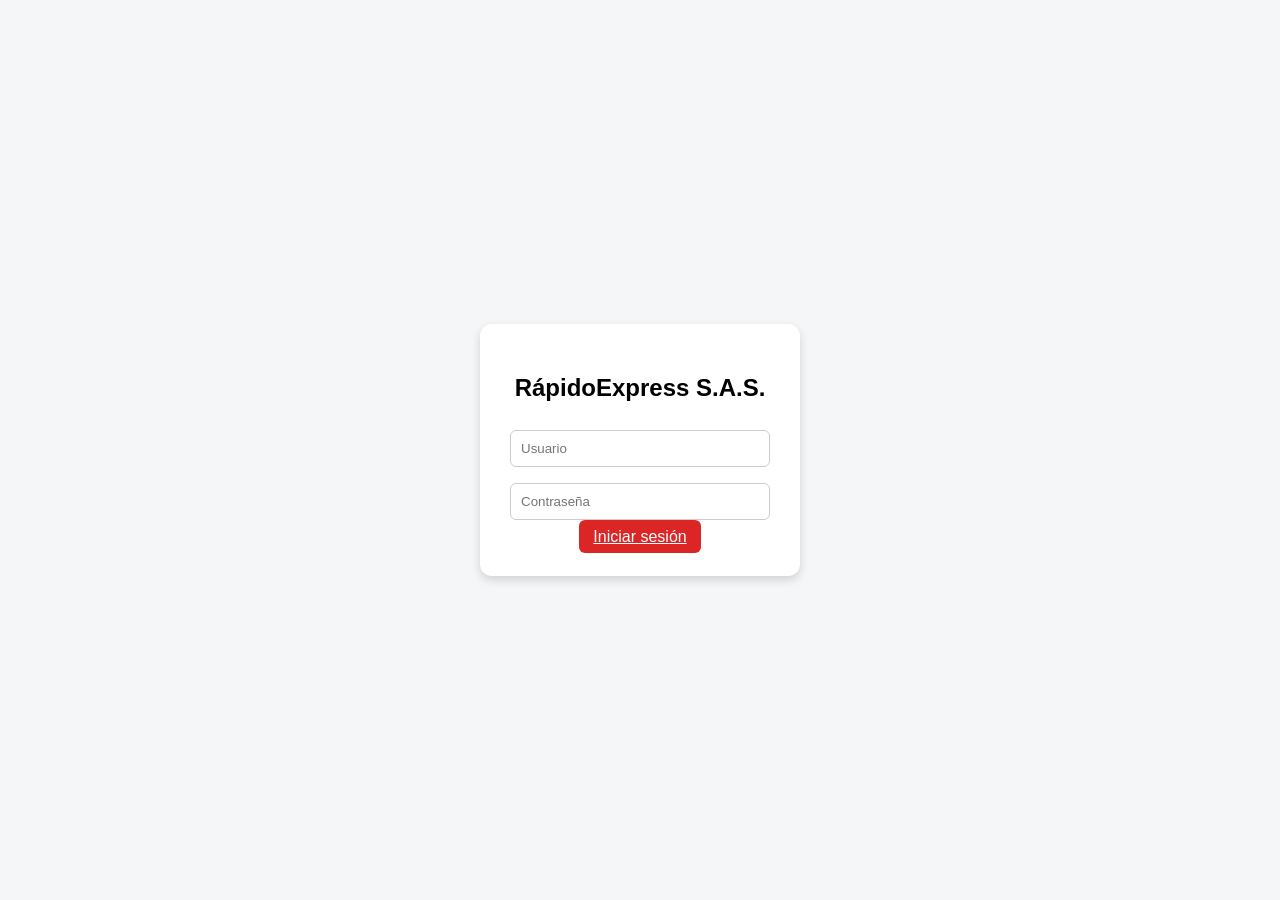
<file: Index.html>
<!DOCTYPE html>
<html lang="es">
<head>
<meta charset="UTF-8">
<title>RápidoExpress | Login</title>
<link rel="stylesheet" href="style.css">
</head>
<body>

<div class="login-container">
  <div class="login-box">
    <h2>RápidoExpress S.A.S.</h2>
    <input type="text" placeholder="Usuario">
    <input type="password" placeholder="Contraseña">
    <a href="dashboard.html" class="btn">Iniciar sesión</a>
  </div>
</div>

</body>
</html>
</file>
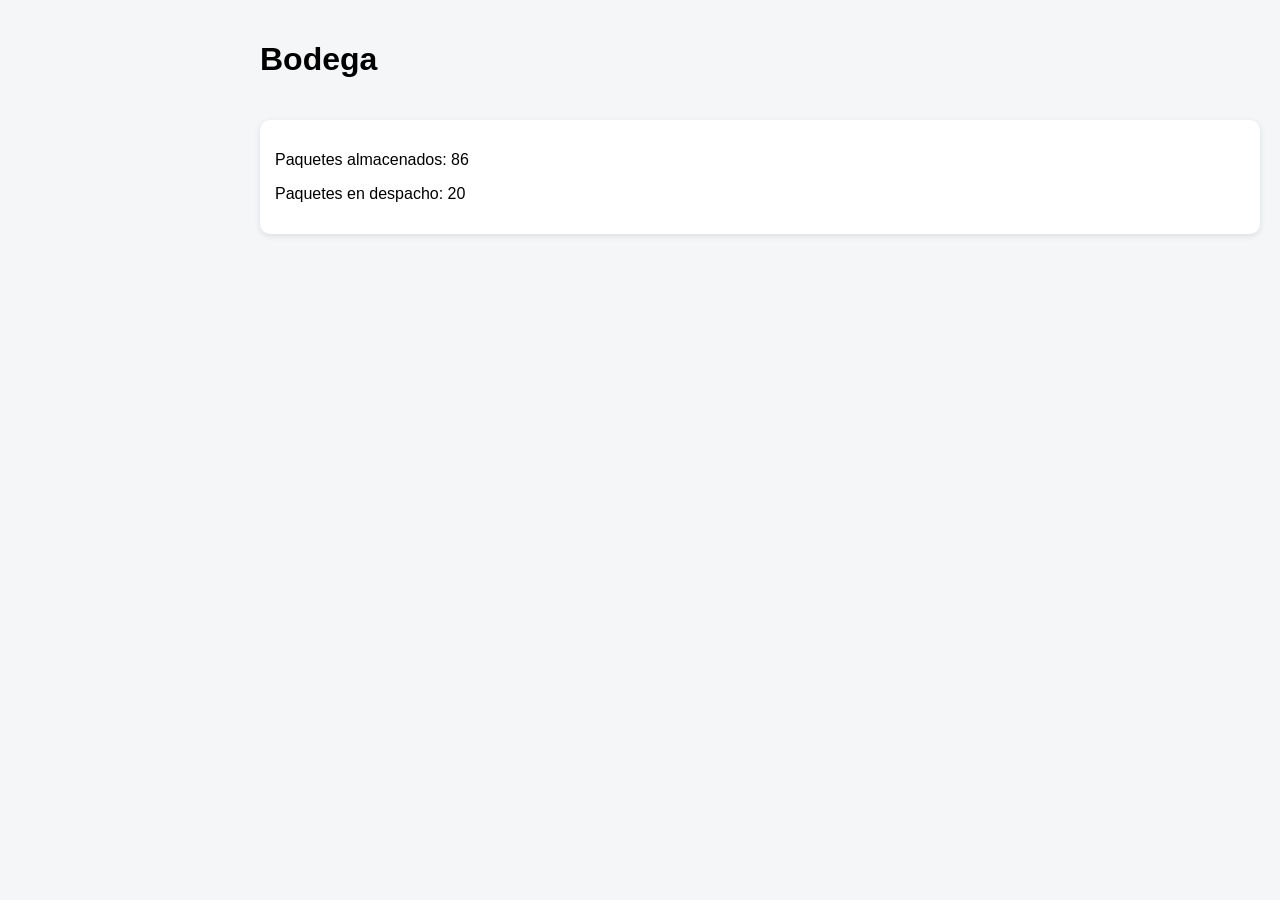
<file: bodega.html>
<!DOCTYPE html>
<html lang="es">
<head>
<meta charset="UTF-8">
<title>Bodega</title>
<link rel="stylesheet" href="style.css">
</head>
<body>

<div class="main">
  <h1>Bodega</h1>

  <div class="card">
    <p>Paquetes almacenados: 86</p>
    <p>Paquetes en despacho: 20</p>
  </div>
</div>

</body>
</html>
</file>
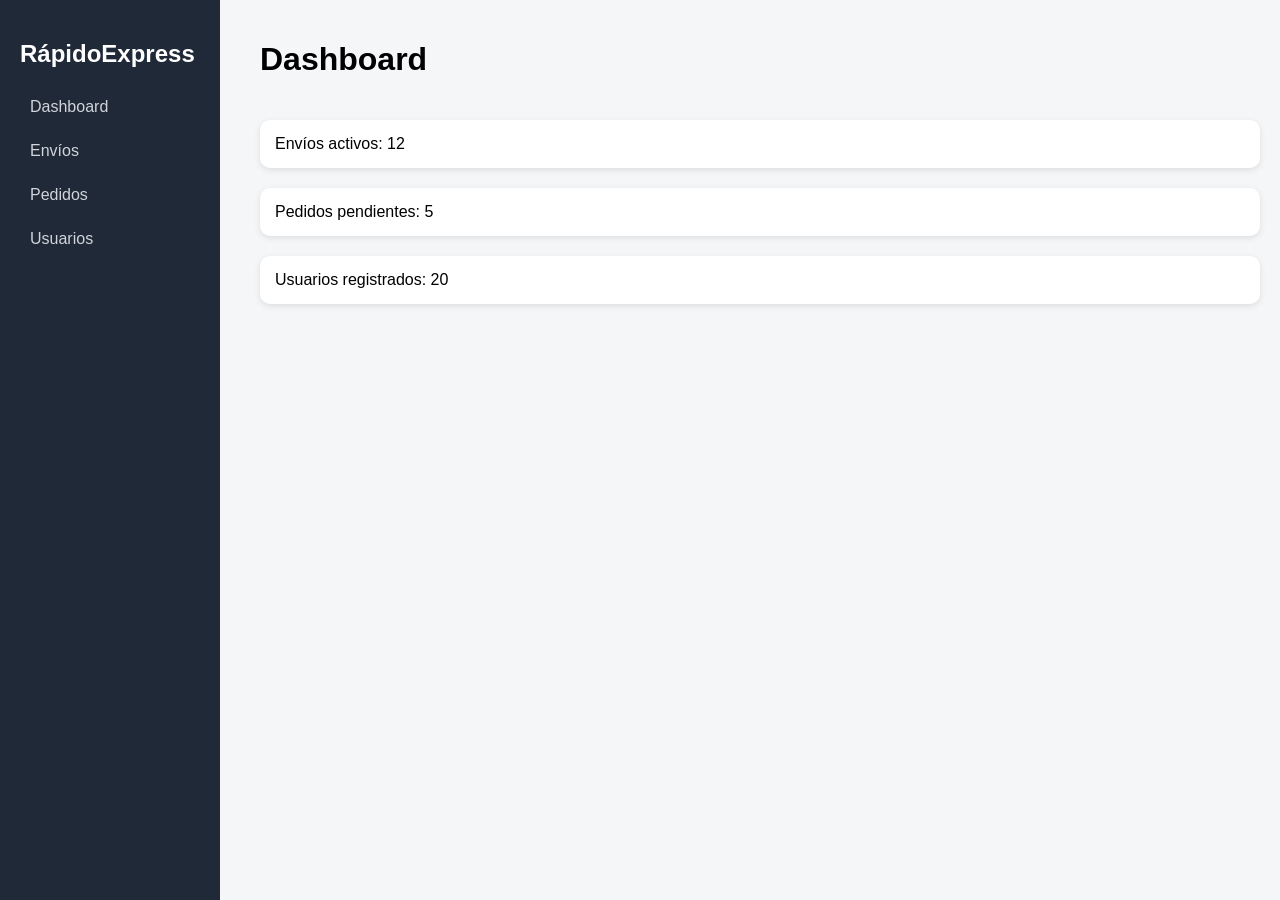
<file: Dashboard.html>
<!DOCTYPE html>
<html lang="es">
<head>
<meta charset="UTF-8">
<title>Dashboard | RápidoExpress</title>
<link rel="stylesheet" href="style.css">
</head>
<body>

<div class="sidebar">
  <h2>RápidoExpress</h2>
  <a href="dashboard.html">Dashboard</a>
  <a href="envios.html">Envíos</a>
  <a href="pedidos.html">Pedidos</a>
  <a href="usuarios.html">Usuarios</a>
</div>

<div class="main">
  <h1>Dashboard</h1>

  <div class="card">Envíos activos: 12</div>
  <div class="card">Pedidos pendientes: 5</div>
  <div class="card">Usuarios registrados: 20</div>
</div>

</body>
</html>
</file>
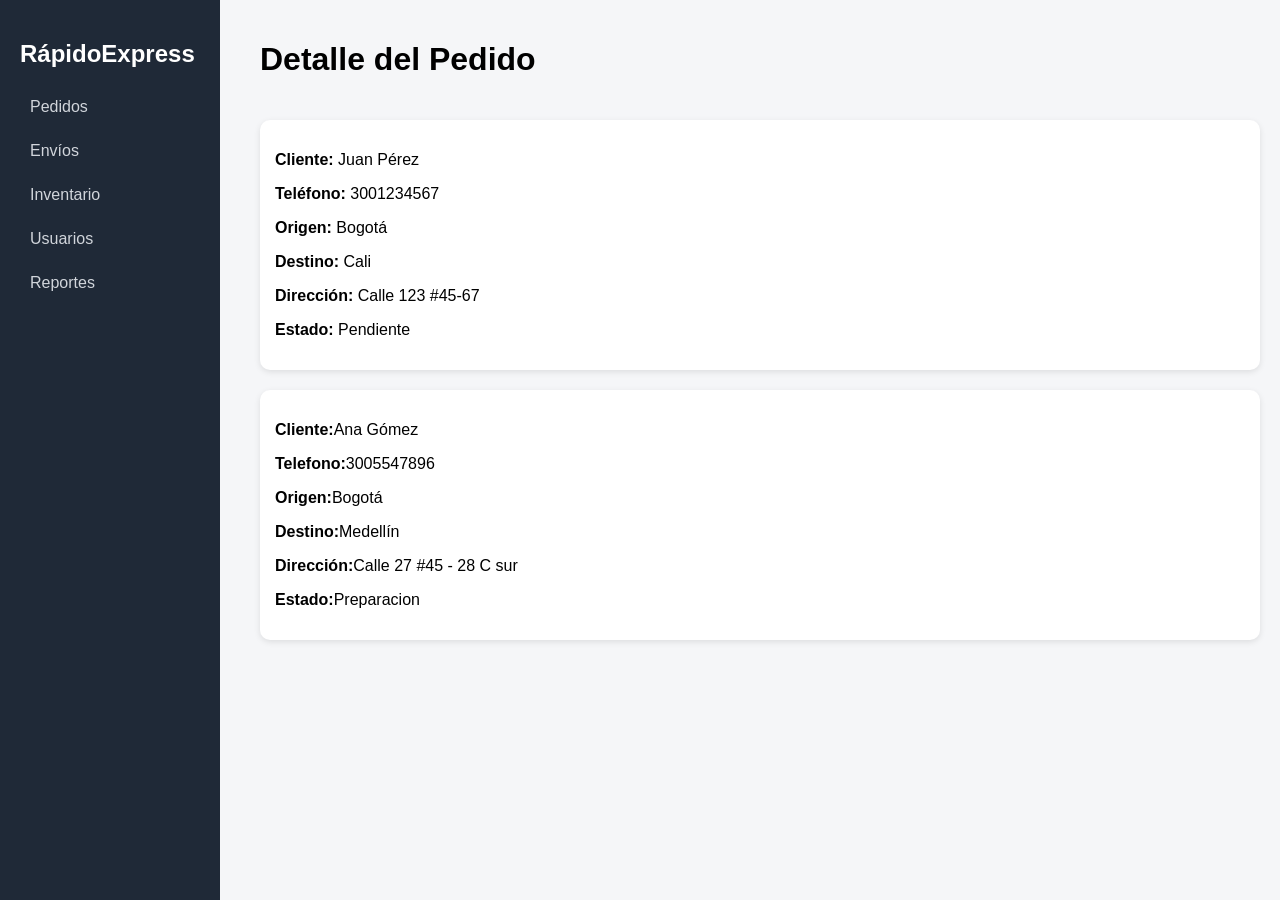
<file: detalle_pedido.html>
<!DOCTYPE html>
<html lang="es">
<head>
<meta charset="UTF-8">
<title>Detalle Pedido</title>
<link rel="stylesheet" href="style.css">
</head>
<body>

<div class="sidebar">
  <h2>RápidoExpress</h2>
  <a href="pedidos.html">Pedidos</a>
  <a href="envios.html">Envíos</a>
  <a href="inventario.html">Inventario</a>
  <a href="usuarios.html">Usuarios</a>
  <a href="reportes.html">Reportes</a>
</div>

<div class="main">
  <h1>Detalle del Pedido</h1>

  <div class="card">
    <p><strong>Cliente:</strong> Juan Pérez</p>
    <p><strong>Teléfono:</strong> 3001234567</p>
    <p><strong>Origen:</strong> Bogotá</p>
    <p><strong>Destino:</strong> Cali</p>
    <p><strong>Dirección:</strong> Calle 123 #45-67</p>
    <p><strong>Estado:</strong> Pendiente</p>
  </div>

  <div class="card">
    <p><strong>Cliente:</strong>Ana Gómez</p>
    <p><strong>Telefono:</strong>3005547896</p>
    <p><strong>Origen:</strong>Bogotá</p>
    <p><strong>Destino:</strong>Medellín</p>
    <p><strong>Dirección:</strong>Calle 27 #45 - 28 C sur</p>
    <p><strong>Estado:</strong>Preparacion</p> 
  </div>
</div>

</body>
</html>
</file>
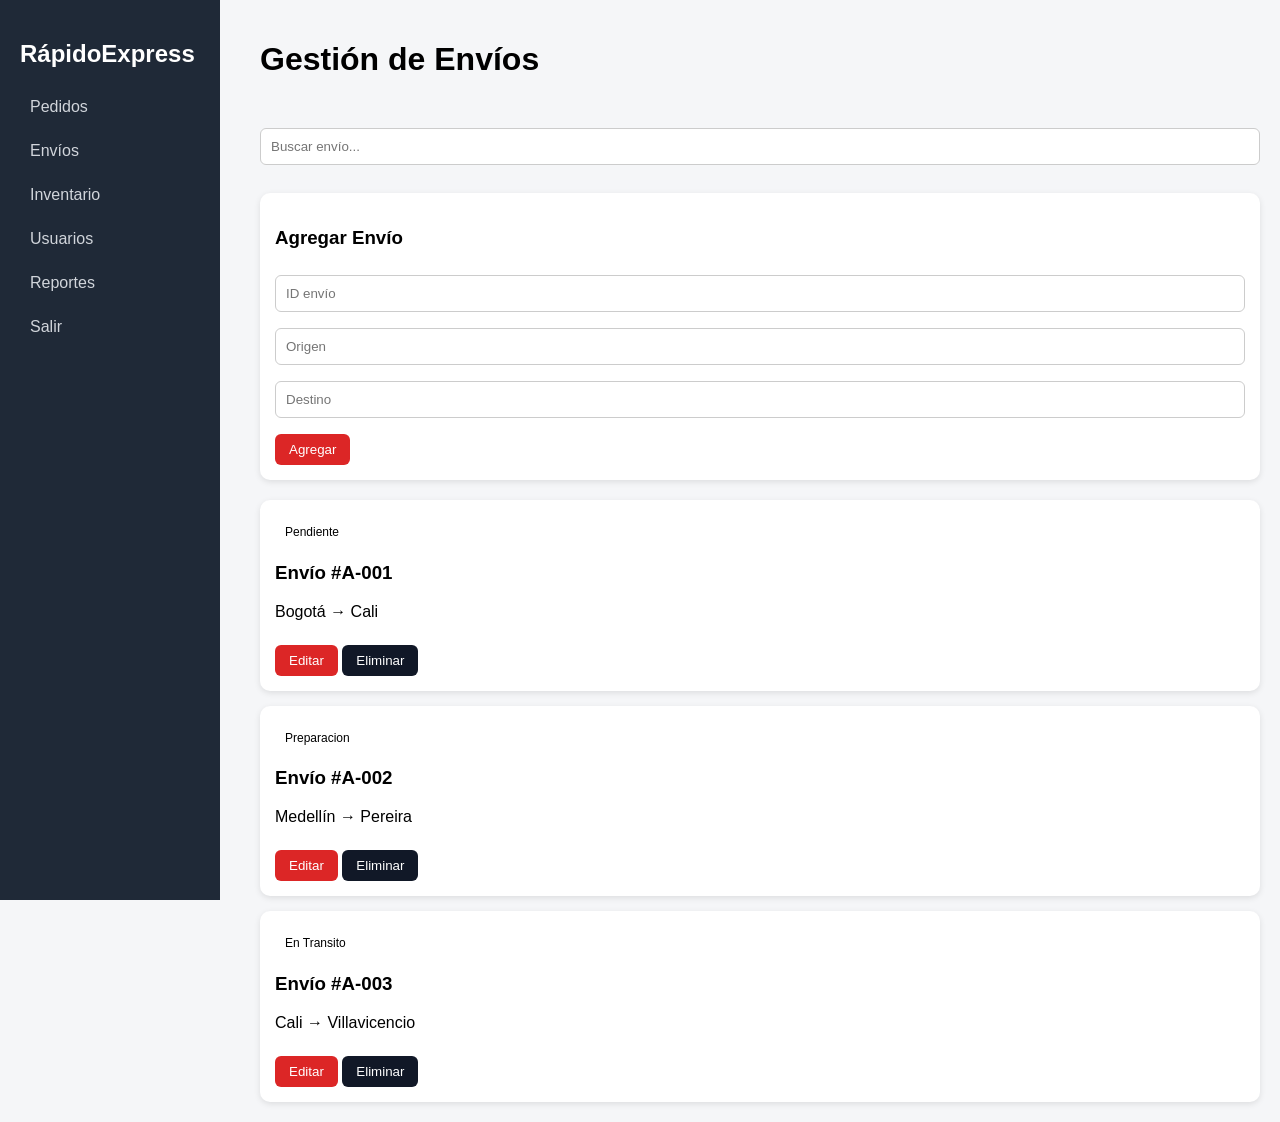
<file: Envios.html>
<!DOCTYPE html>
<html lang="es">
<head>
<meta charset="UTF-8">
<title>Envíos | RápidoExpress</title>
<link rel="stylesheet" href="style.css">

<!-- Hola mundo -->

<script>
let envios = [
  {id: "A-001", origen: "Bogotá", destino: "Cali", estado: "Pendiente"},
  {id: "A-002", origen: "Medellín", destino: "Pereira", estado: "Preparacion"},
  {id: "A-003", origen: "Cali", destino: "Villavicencio", estado: "En Transito"},
];

function renderEnvios(lista){
  const contenedor = document.getElementById("listaEnvios");
  contenedor.innerHTML = "";

  lista.forEach((e, index) => {
    contenedor.innerHTML += `
      <div class="card">
        <span class="status ${e.estado}">${e.estado}</span>
        <h3>Envío #${e.id}</h3>
        <p>${e.origen} → ${e.destino}</p>

        <button class="btn" onclick="editarEnvio(${index})">Editar</button>
        <button class="btn dark" onclick="eliminarEnvio(${index})">Eliminar</button>
      </div>
    `;
  });
}

function agregarEnvio(){
  const id = document.getElementById("id").value;
  const origen = document.getElementById("origen").value;
  const destino = document.getElementById("destino").value;

  if(!id || !origen || !destino) return;

  envios.push({id, origen, destino, estado:"pendiente"});
  renderEnvios(envios);
}

function eliminarEnvio(index){
  envios.splice(index,1);
  renderEnvios(envios);
}

function editarEnvio(index){
  const nuevoOrigen = prompt("Nuevo origen:");
  const nuevoDestino = prompt("Nuevo destino:");

  if(nuevoOrigen && nuevoDestino){
    envios[index].origen = nuevoOrigen;
    envios[index].destino = nuevoDestino;
    renderEnvios(envios);
  }
}

window.onload = () => renderEnvios(envios);
</script>

</head>
<body>

<div class="sidebar">
  <h2>RápidoExpress</h2>
  <a href="pedidos.html">Pedidos</a>
  <a href="envios.html">Envíos</a>
  <a href="inventario.html">Inventario</a>
  <a href="usuarios.html">Usuarios</a>
  <a href="reportes.html">Reportes</a>
  <a href="index.html">Salir</a>
</div>

<div class="main">
  <h1>Gestión de Envíos</h1>

  <!--  BUSCADOR -->
  <input type="text" id="busqueda" placeholder="Buscar envío..." onkeyup="buscarEnvio()">

  <!--  FORMULARIO -->
  <div class="card">
    <h3>Agregar Envío</h3>
    <input id="id" placeholder="ID envío">
    <input id="origen" placeholder="Origen">
    <input id="destino" placeholder="Destino">
    <button class="btn" onclick="agregarEnvio()">Agregar</button>
  </div>

  <!--  LISTA -->
  <div class="grid" id="listaEnvios"></div>

</div>

</body>
</html>
</file>
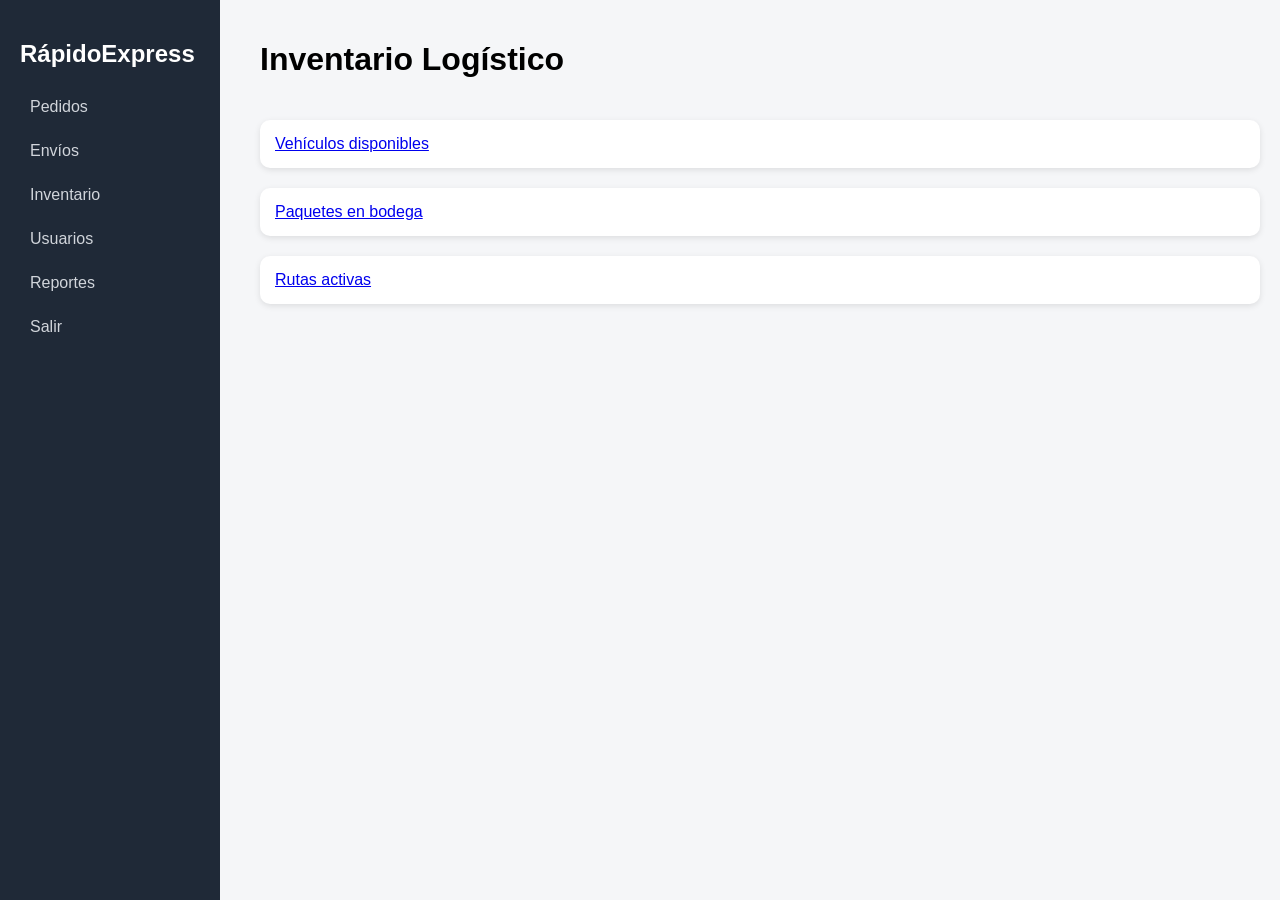
<file: Inventario.html>
<!DOCTYPE html>
<html lang="es">
<head>
<meta charset="UTF-8">
<title>Inventario | RápidoExpress</title>
<link rel="stylesheet" href="style.css">
</head>
<body>

<div class="sidebar">
  <h2>RápidoExpress</h2>
  <a href="pedidos.html">Pedidos</a>
  <a href="envios.html">Envíos</a>
  <a href="inventario.html">Inventario</a>
  <a href="usuarios.html">Usuarios</a>
  <a href="reportes.html">Reportes</a>
  <a href="index.html">Salir</a>
</div>

<div class="main">
  <h1>Inventario Logístico</h1>

<a href="vehiculos.html" class="card">Vehículos disponibles</a>
<a href="bodega.html" class="card">Paquetes en bodega</a>
<a href="rutas.html" class="card">Rutas activas</a>

</body>
</html>
</file>
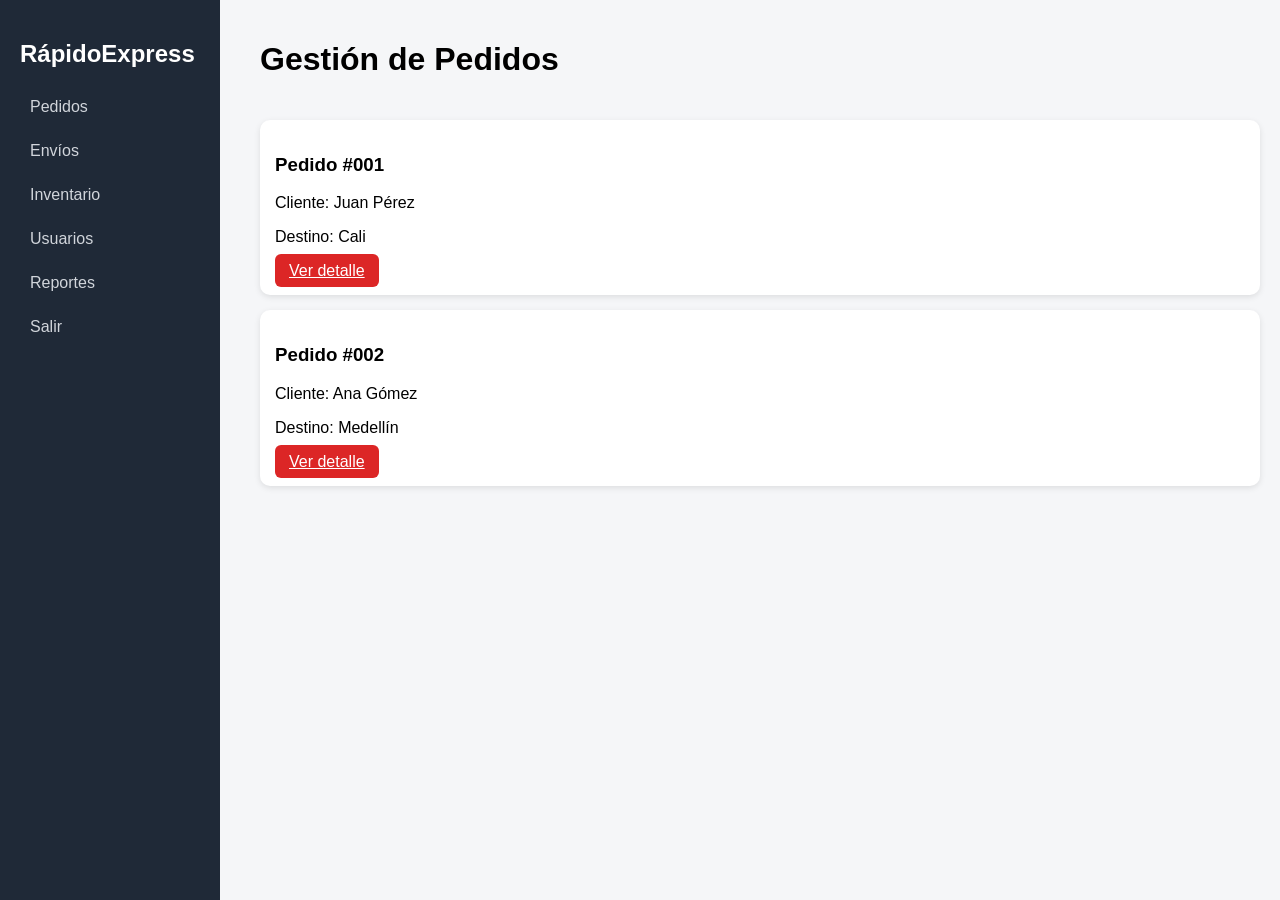
<file: Pedidos.html>
<!DOCTYPE html>
<html lang="es">
<head>
<meta charset="UTF-8">
<title>Pedidos | RápidoExpress</title>
<link rel="stylesheet" href="style.css">
</head>
<body>

<div class="sidebar">
  <h2>RápidoExpress</h2>
  <a href="pedidos.html">Pedidos</a>
  <a href="envios.html">Envíos</a>
  <a href="inventario.html">Inventario</a>
  <a href="usuarios.html">Usuarios</a>
  <a href="reportes.html">Reportes</a>
  <a href="index.html">Salir</a>
</div>

<div class="main">
  <h1>Gestión de Pedidos</h1>

  <div class="grid">
    <div class="card">
      <h3>Pedido #001</h3>
      <p>Cliente: Juan Pérez</p>
      <p>Destino: Cali</p>
      <a href="detalle_pedido.html" class="btn">Ver detalle</a>
    </div>

    <div class="card">
      <h3>Pedido #002</h3>
      <p>Cliente: Ana Gómez</p>
      <p>Destino: Medellín</p>
      <a href="detalle_pedido.html" class="btn">Ver detalle</a>
    </div>
  </div>
</div>

</body>
</html>
</file>
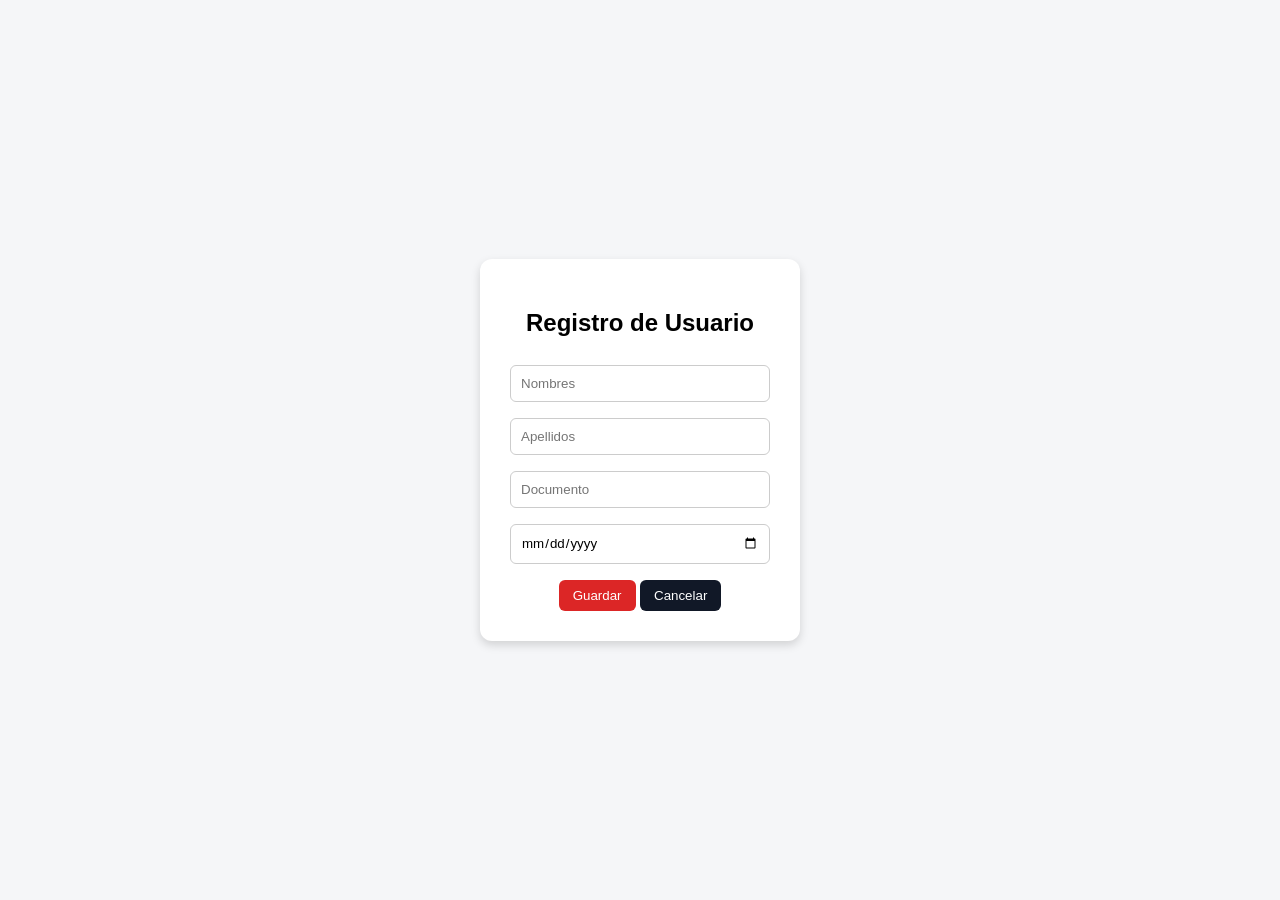
<file: Registro.html>
<!DOCTYPE html>
<html lang="es">
<head>
<meta charset="UTF-8">
<title>Registro | RápidoExpress</title>
<link rel="stylesheet" href="style.css">
</head>
<body>

<div class="login-container">
  <div class="login-box">
    <h2>Registro de Usuario</h2>
    <input placeholder="Nombres">
    <input placeholder="Apellidos">
    <input placeholder="Documento">
    <input type="date">
    <button class="btn">Guardar</button>
    <button class="btn dark">Cancelar</button>
  </div>
</div>

</body>
</html>
</file>
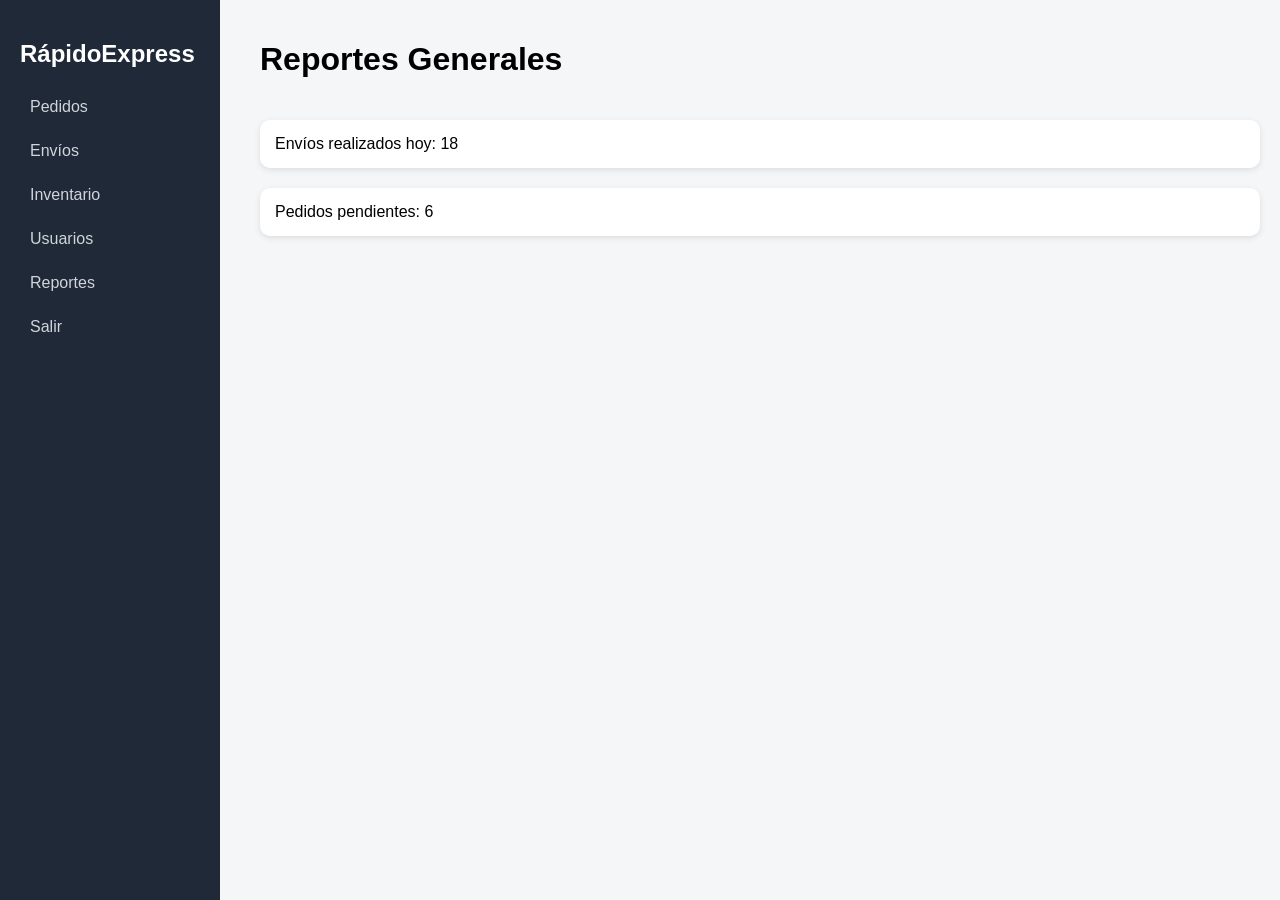
<file: Reportes.html>
<!DOCTYPE html>
<html lang="es">
<head>
<meta charset="UTF-8">
<title>Reportes | RápidoExpress</title>
<link rel="stylesheet" href="style.css">
</head>
<body>

<div class="sidebar">
  <h2>RápidoExpress</h2>
  <a href="pedidos.html">Pedidos</a>
  <a href="envios.html">Envíos</a>
  <a href="inventario.html">Inventario</a>
  <a href="usuarios.html">Usuarios</a>
  <a href="reportes.html">Reportes</a>
  <a href="index.html">Salir</a>
</div>

<div class="main">
  <h1>Reportes Generales</h1>

  <div class="card">Envíos realizados hoy: 18</div>
  <div class="card">Pedidos pendientes: 6</div>
</div>

</body>
</html>
</file>
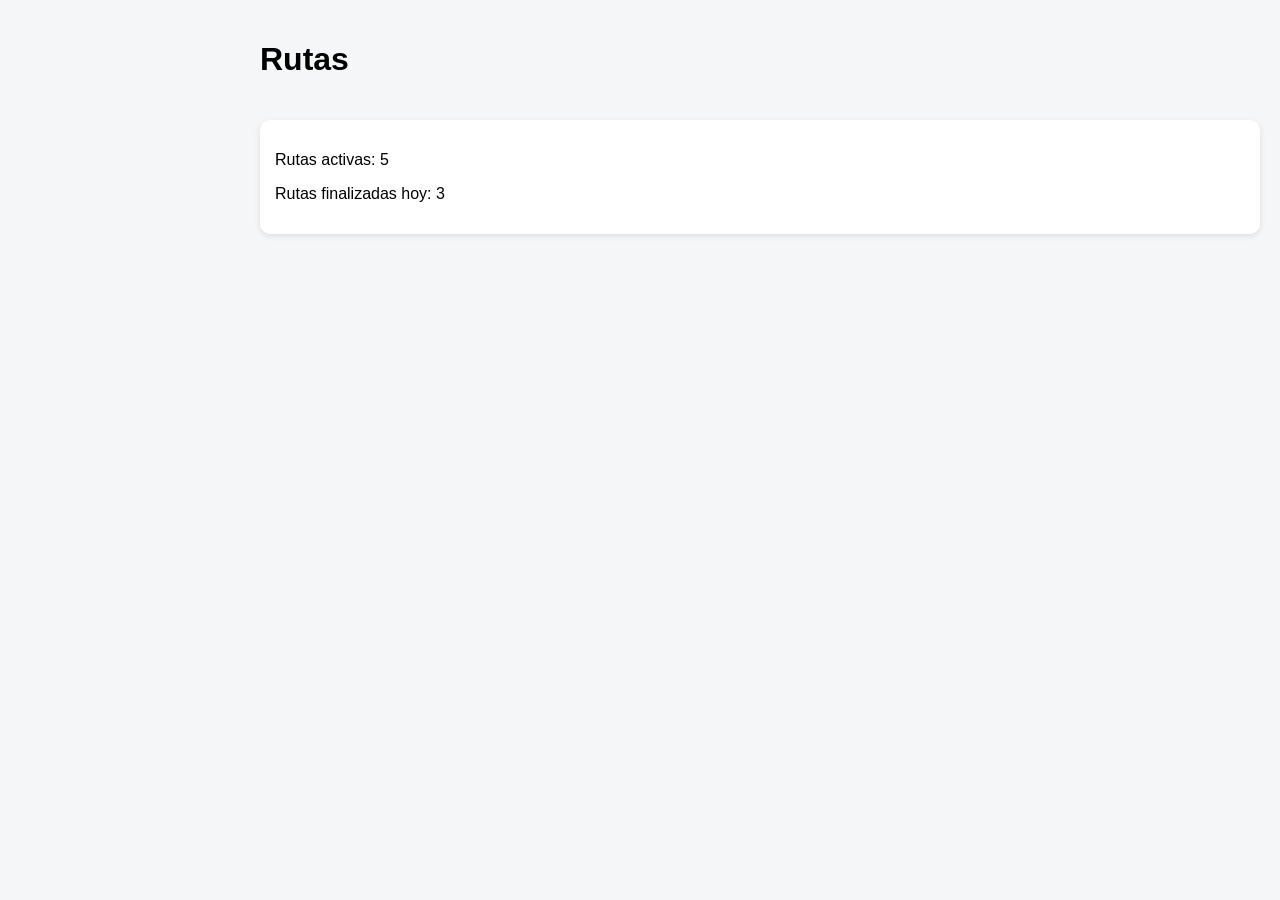
<file: rutas.html>
<!DOCTYPE html>
<html lang="es">
<head>
<meta charset="UTF-8">
<title>Gestion de rutas</title>
<link rel="stylesheet" href="style.css">
</head>
<body>


<div class="main">
  <h1>Rutas</h1>

  <div class="card">
    <p>Rutas activas: 5</p>
    <p>Rutas finalizadas hoy: 3</p>
  </div>
</div>

</body>
</html>
</file>
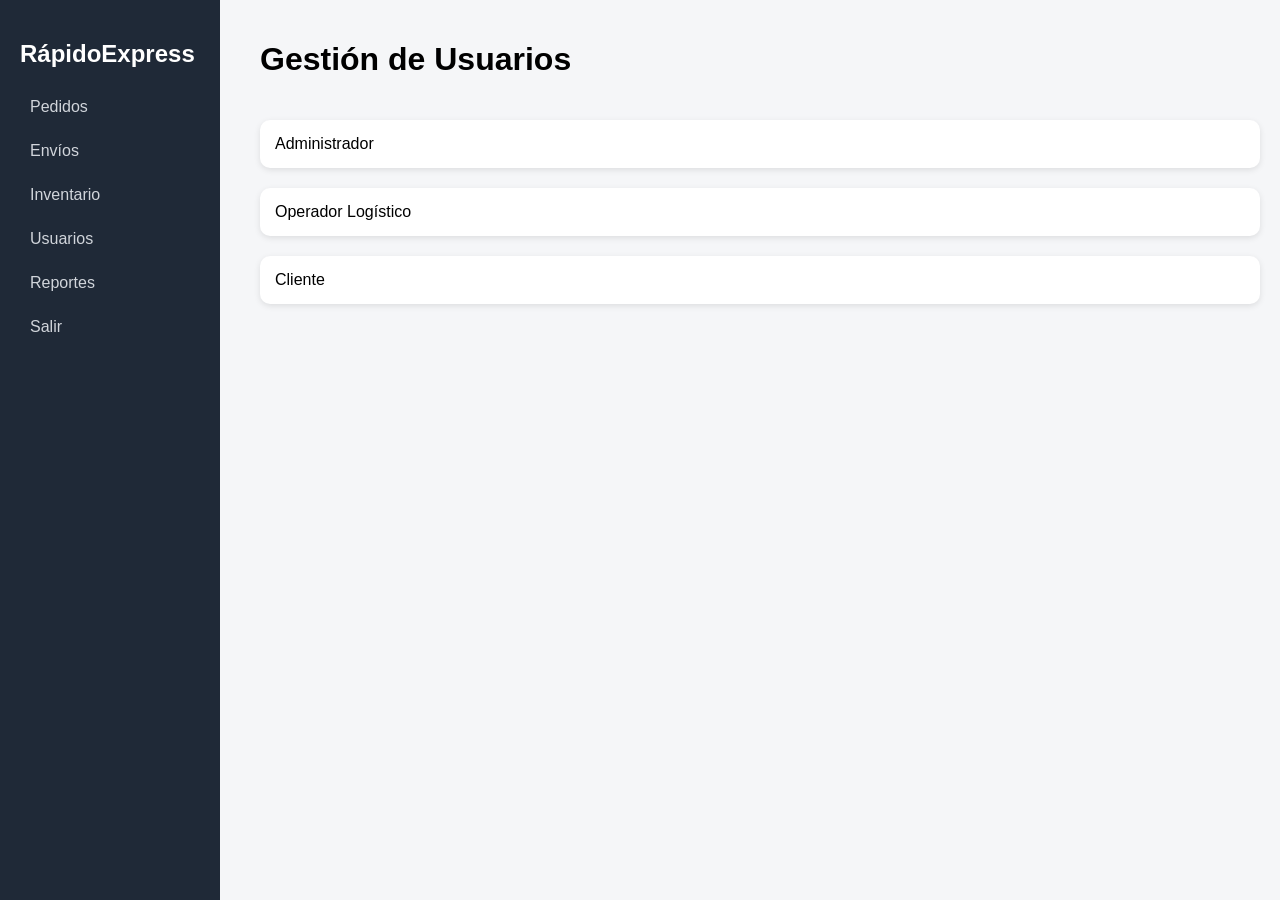
<file: Usuarios.html>
<!DOCTYPE html>
<html lang="es">
<head>
<meta charset="UTF-8">
<title>Usuarios | RápidoExpress</title>
<link rel="stylesheet" href="style.css">
</head>
<body>

<div class="sidebar">
  <h2>RápidoExpress</h2>
  <a href="pedidos.html">Pedidos</a>
  <a href="envios.html">Envíos</a>
  <a href="inventario.html">Inventario</a>
  <a href="usuarios.html">Usuarios</a>
  <a href="reportes.html">Reportes</a>
  <a href="index.html">Salir</a>
</div>

<div class="main">
  <h1>Gestión de Usuarios</h1>

  <div class="card">Administrador</div>
  <div class="card">Operador Logístico</div>
  <div class="card">Cliente</div>
</div>

</body>
</html>
</file>
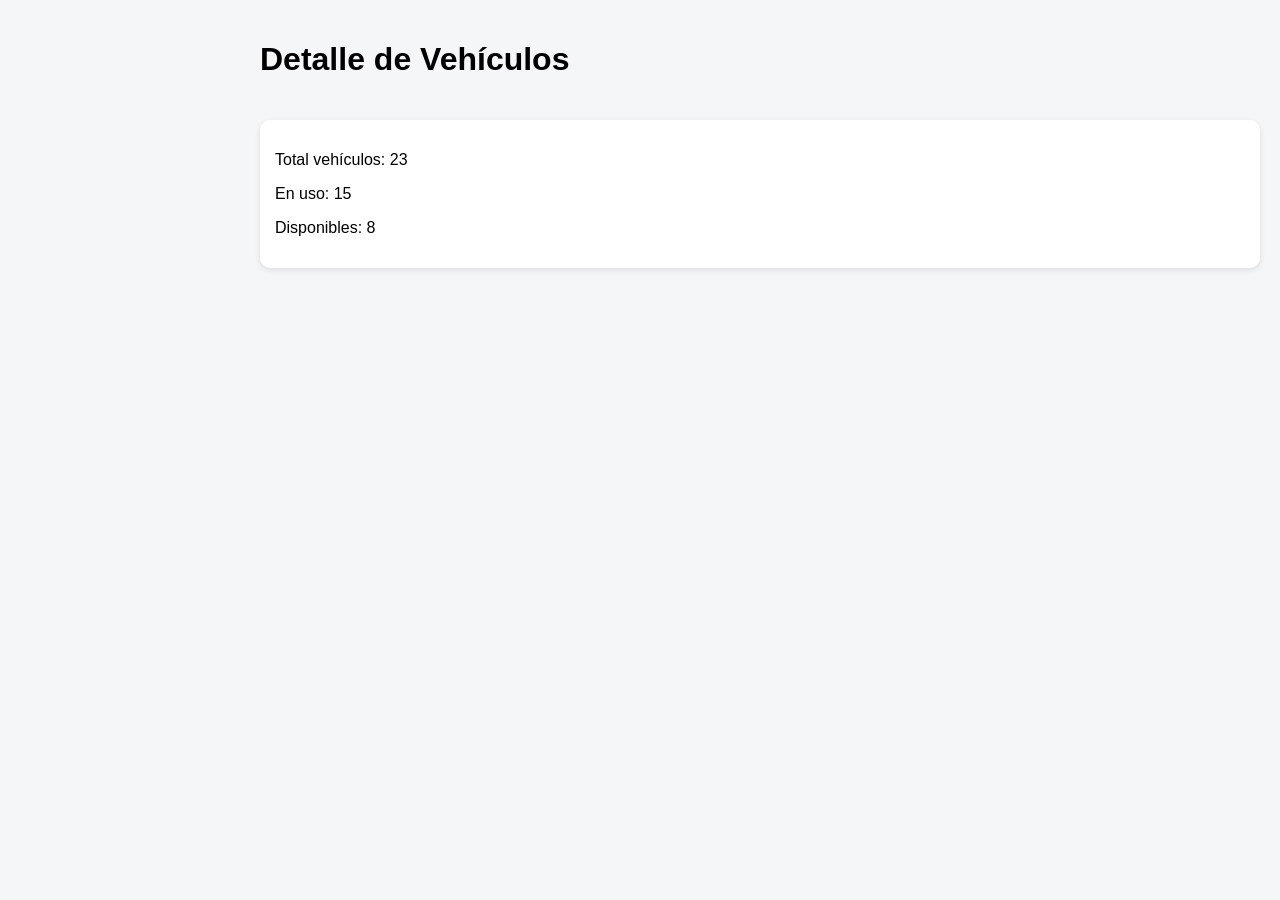
<file: vehiculos_detalle.html>
<!DOCTYPE html>
<html lang="es">
<head>
<meta charset="UTF-8">
<title>Gestion de vehiculos</title>
<link rel="stylesheet" href="style.css">
</head>
<body>


<div class="main">
  <h1>Detalle de Vehículos</h1>

  <div class="card">
    <p>Total vehículos: 23</p>
    <p>En uso: 15</p>
    <p>Disponibles: 8</p>
  </div>
</div>


</body>
</html>
</file>
<file: style.css>
*{
  box-sizing: border-box;
  font-family: Arial, Helvetica, sans-serif;
}

body{
  margin: 0;
  background: #f5f6f8;
  display: flex;
}

/* SIDEBAR VERTICAL */
.sidebar{
  width: 220px;
  position: fixed;
  top: 0;
  left: 0;
  bottom: 0;
  background: #1f2937;
  color: #fff;
  padding: 20px;
}

.sidebar h2{
  color: #fff;
  margin-bottom: 20px;
}

.sidebar a{
  display: block;
  color: #d1d5db;
  text-decoration: none;
  padding: 10px;
  border-radius: 6px;
  margin-bottom: 6px;
}

.sidebar a.active,
.sidebar a:hover{
  background: #dc2626;
  color: #fff;
}

/* CONTENIDO PRINCIPAL HACIA ABAJO */
.main{
  margin-left: 240px;
  padding: 20px;
  width: 100%;
  display: flex;
  flex-direction: column;
  gap: 20px;
}

/* TARJETAS */
.card{
  background: #fff;
  border-radius: 10px;
  padding: 15px;
  box-shadow: 0 2px 6px rgba(0,0,0,.1);
}

/* BOTONES */
.btn{
  background: #dc2626;
  color: #fff;
  border: none;
  padding: 8px 14px;
  border-radius: 6px;
  cursor: pointer;
  margin-top: 8px;
}

.btn.dark{
  background: #111827;
}

/* GRID CONVERTIDO A COLUMNA */
.grid{
  display: flex;
  flex-direction: column;
  gap: 15px;
}

/* ESTADOS */
.status{
  display: inline-block;
  padding: 4px 10px;
  border-radius: 20px;
  font-size: 12px;
  margin-top: 6px;
}

.pendiente{ background: #fde68a; }
.preparacion{ background: #93c5fd; }
.listo{ background: #86efac; }
.entregado{ background: #fca5a5; }

/* LOGIN */
.login-container{
  display: flex;
  justify-content: center;
  align-items: center;
  min-height: 100vh;
  width: 100%;
}

.login-box{
  background: #fff;
  padding: 30px;
  border-radius: 12px;
  width: 320px;
  box-shadow: 0 4px 10px rgba(0,0,0,.15);
  text-align: center;
}

/* INPUTS */
input{
  width: 100%;
  padding: 10px;
  margin: 8px 0;
  border-radius: 6px;
  border: 1px solid #ccc;
}

.img-card{
  width: 100%;
  border-radius: 15px;
  margin-bottom: 15px;
}
</file>
